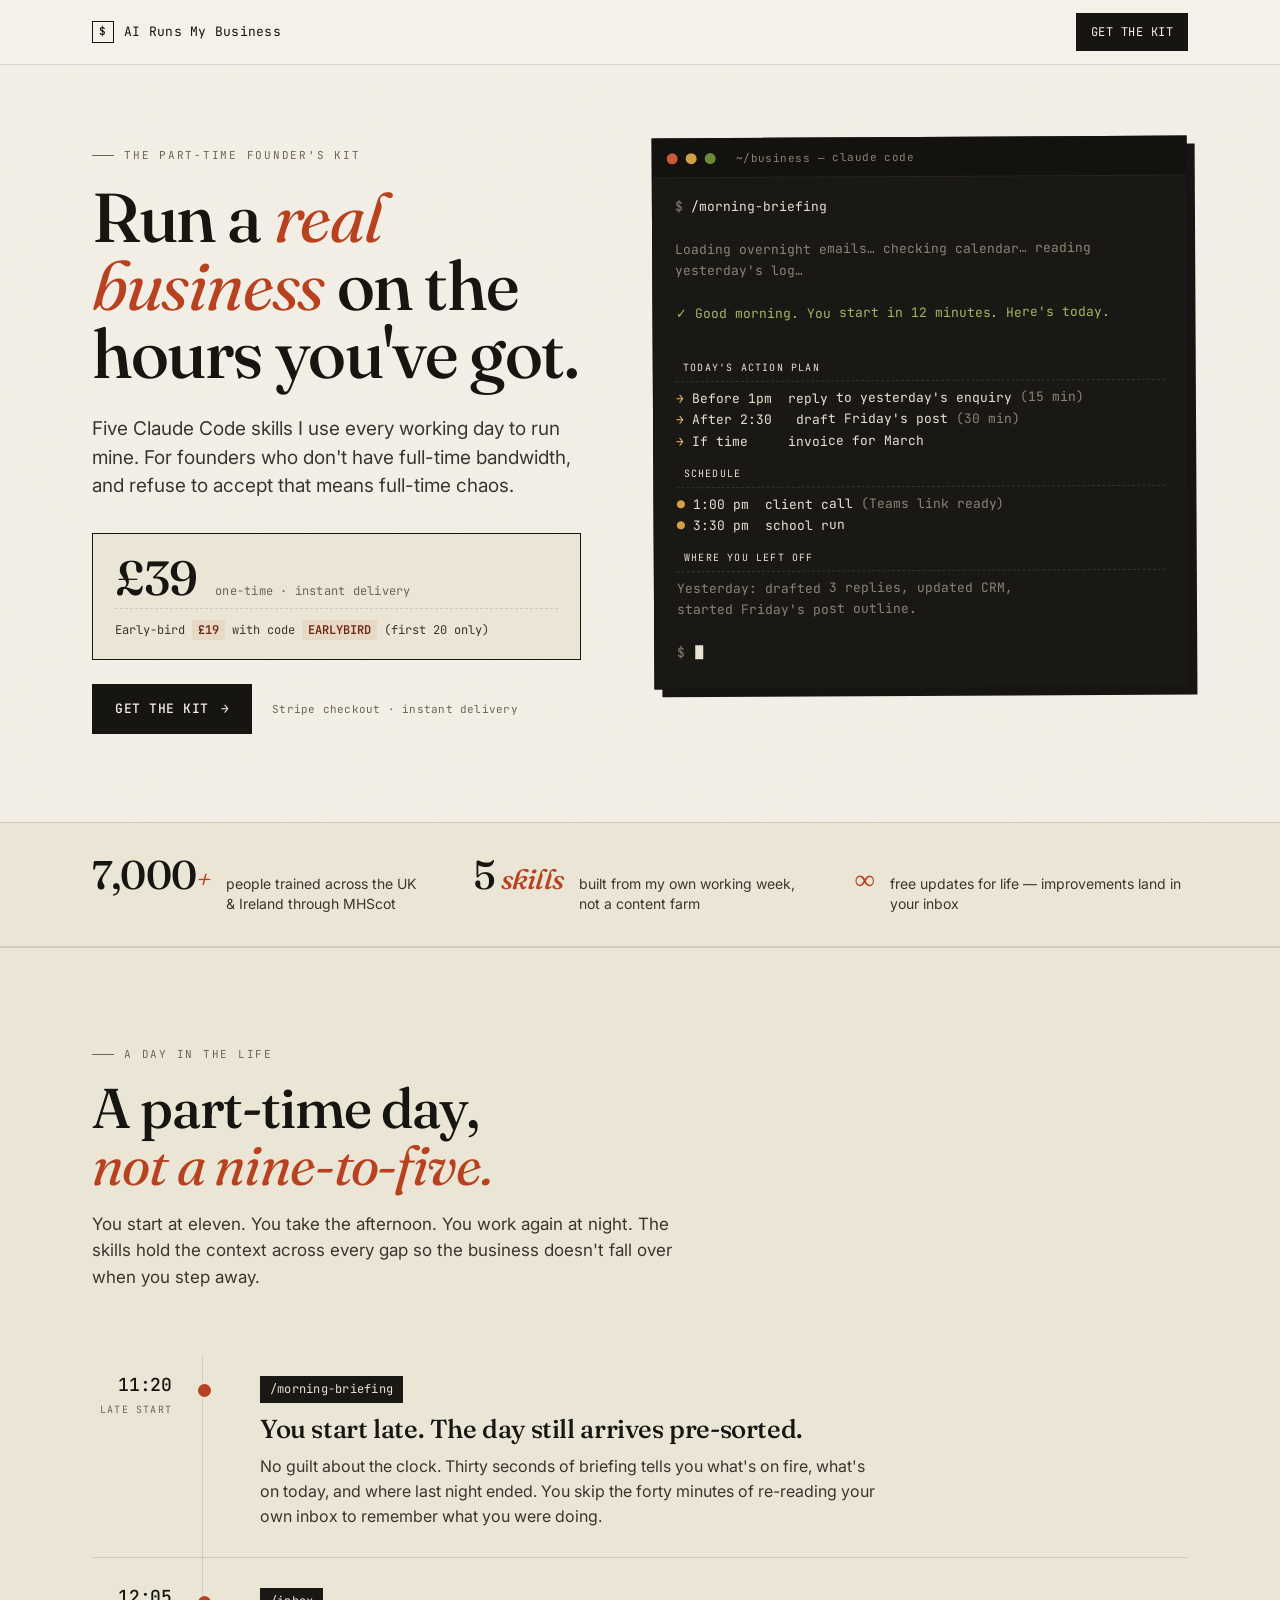
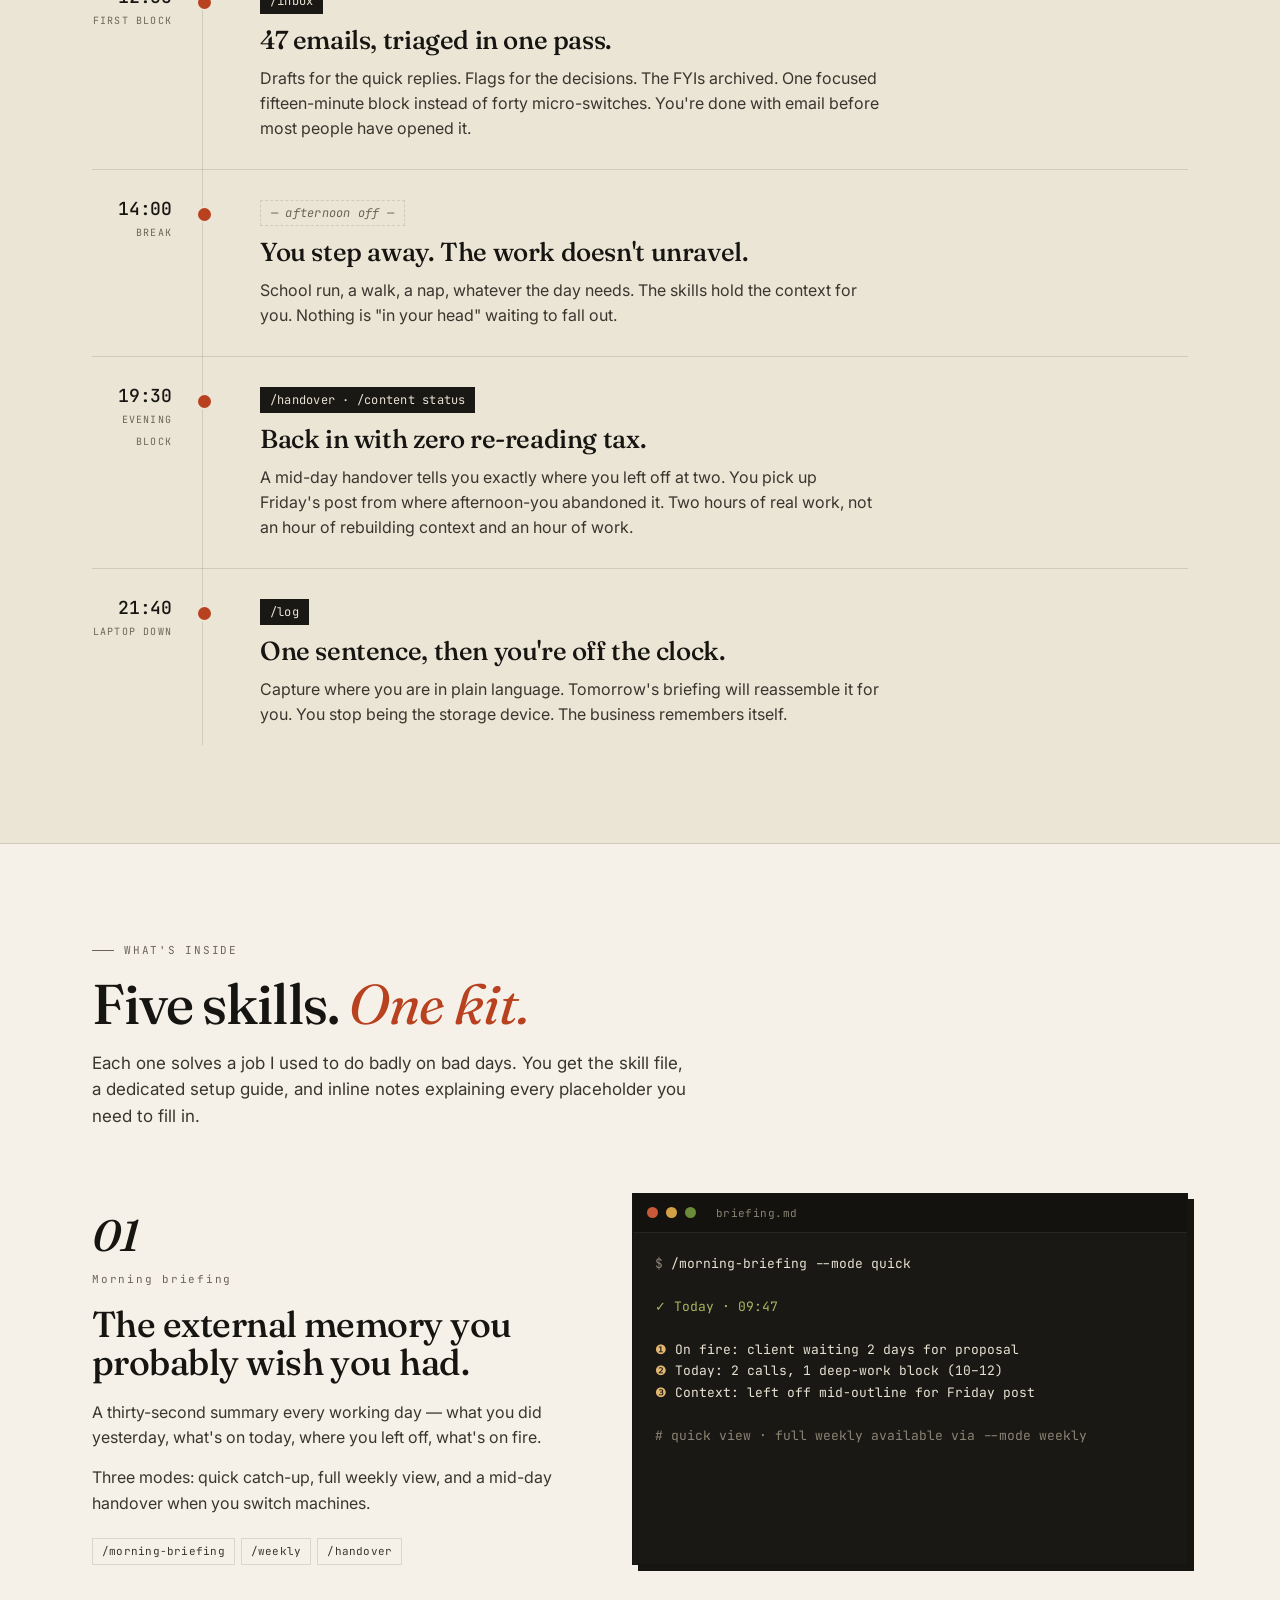
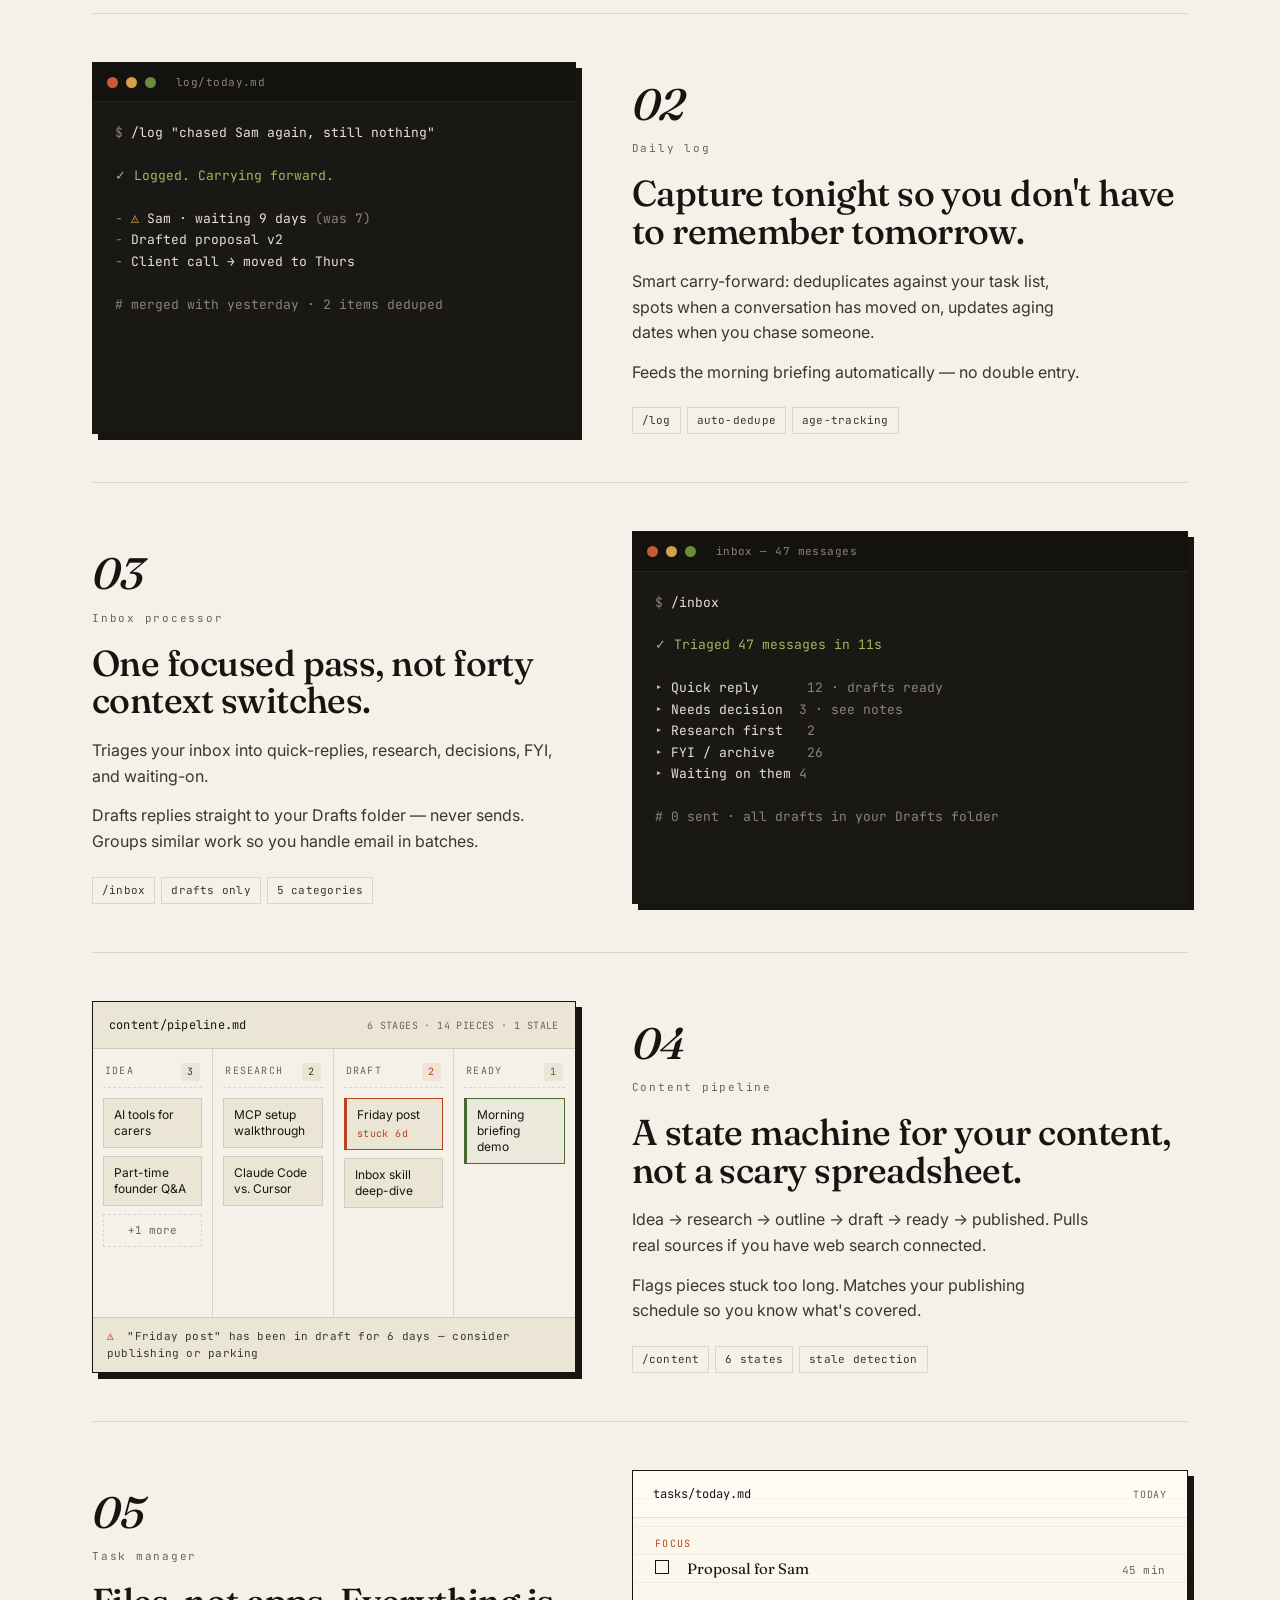
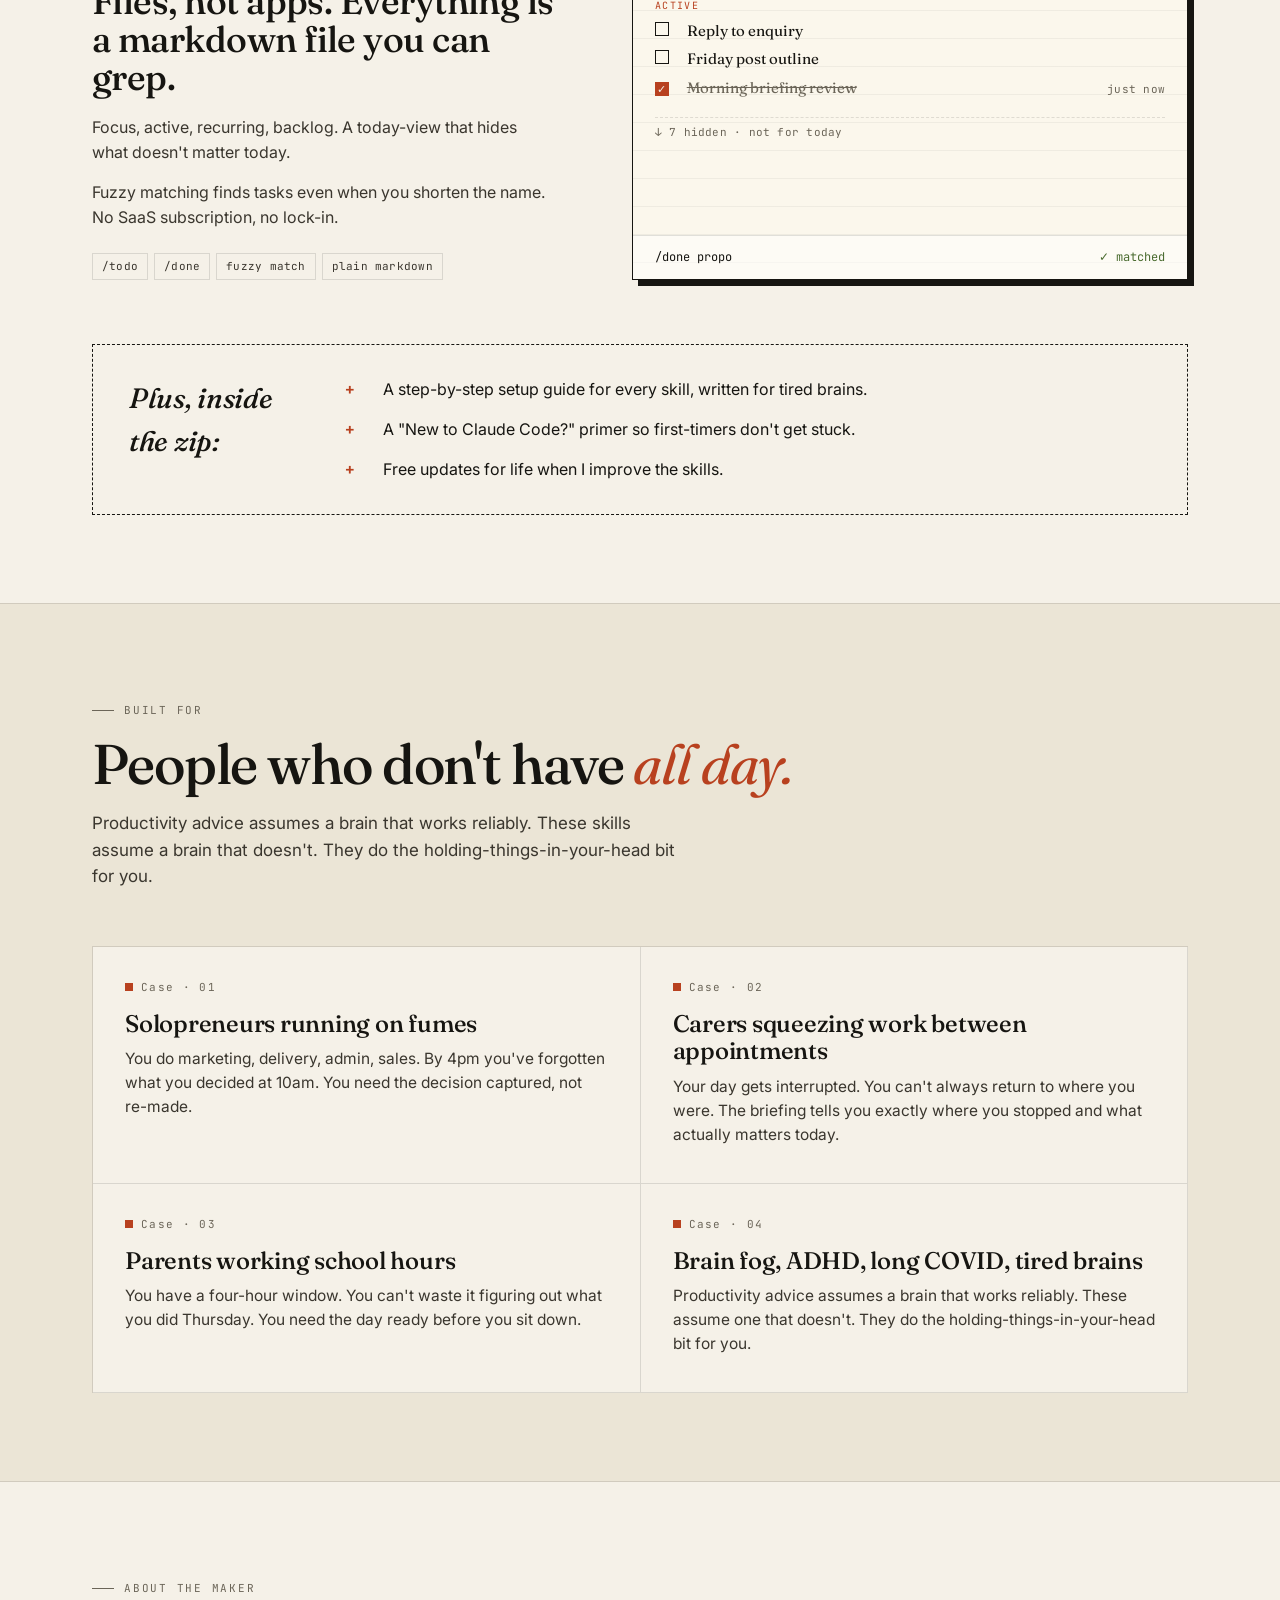
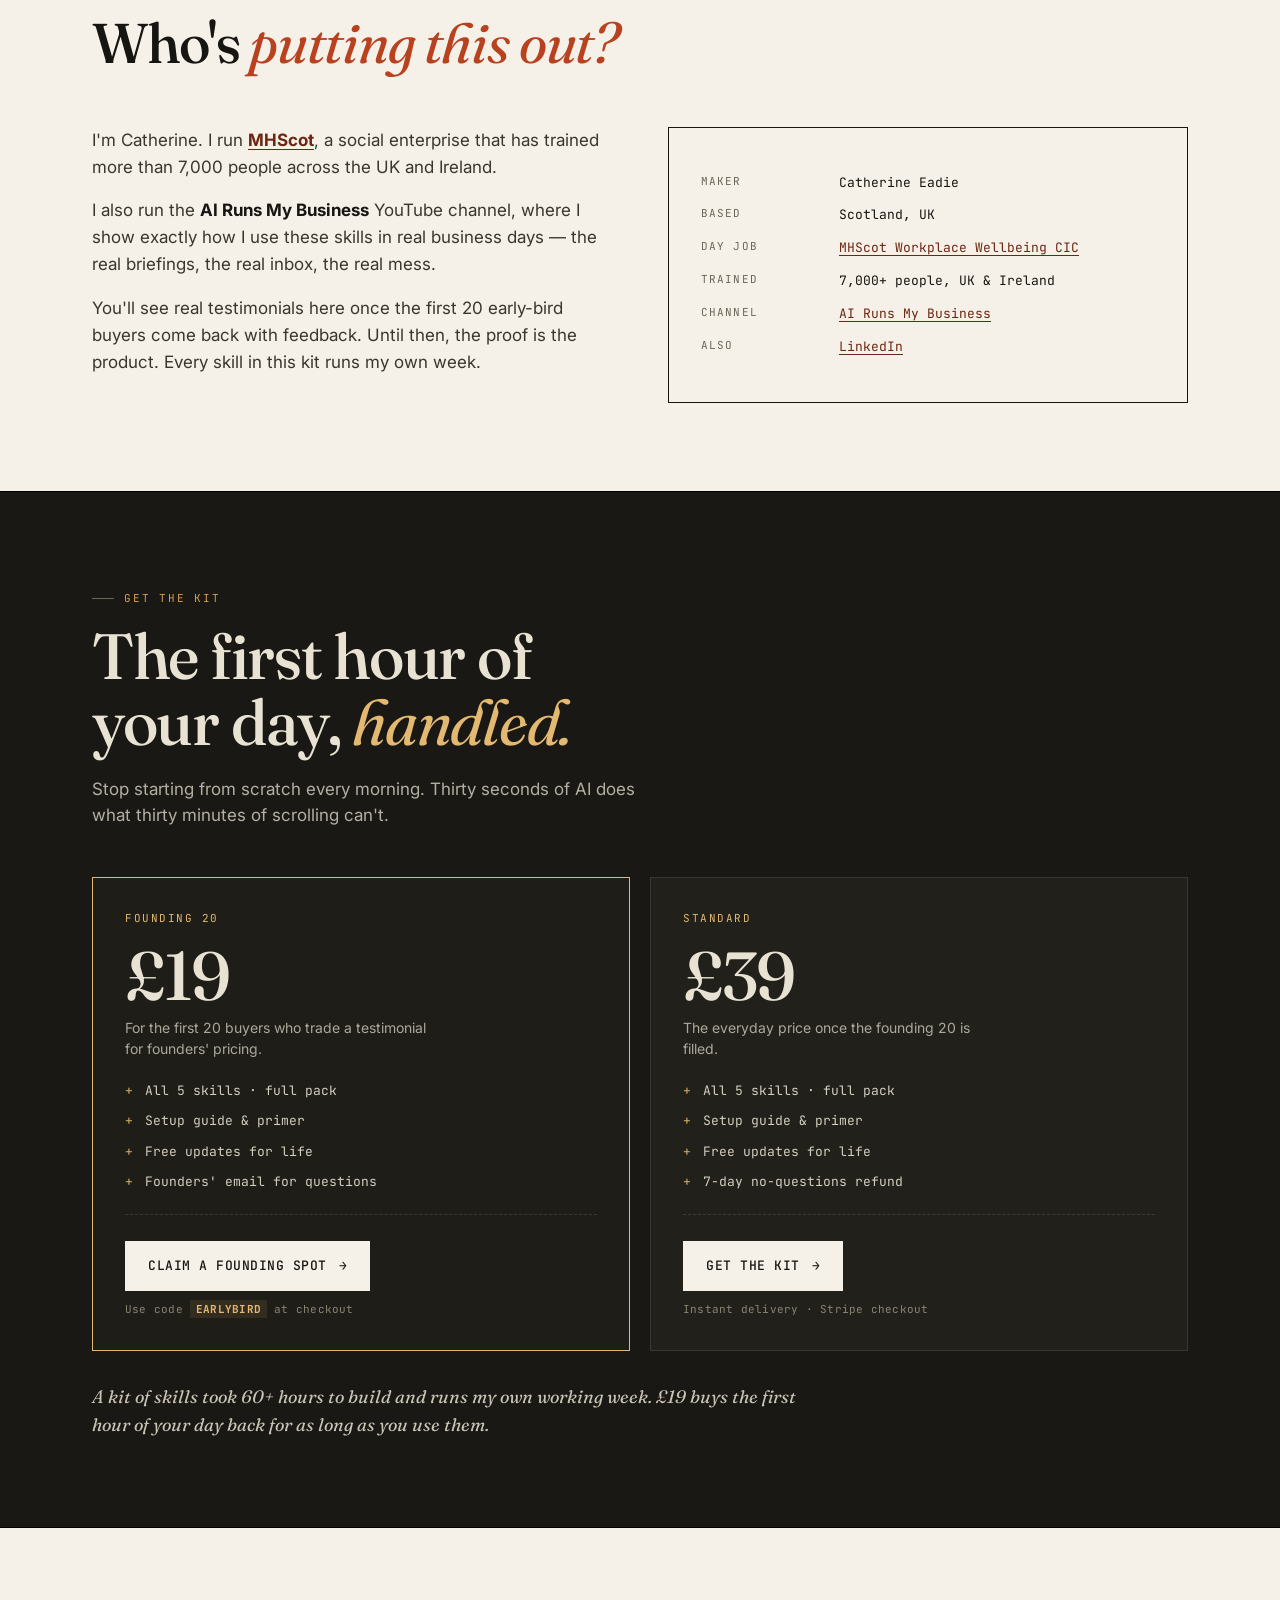
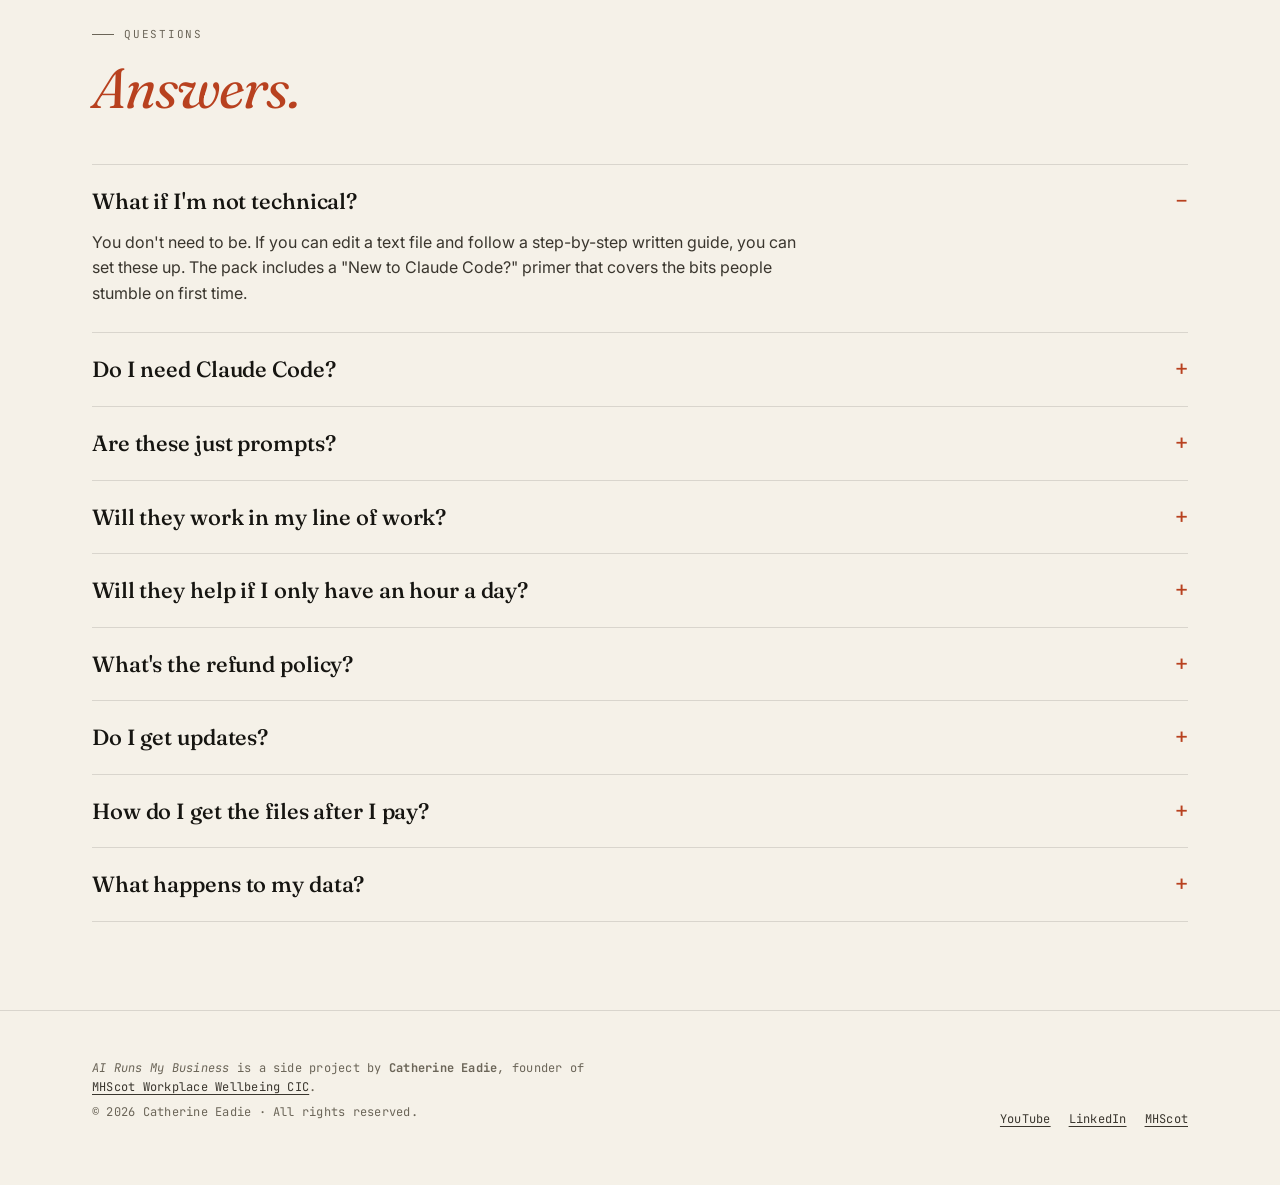
<file: index.html>
<!DOCTYPE html>
<html lang="en-GB">
<head>
  <meta charset="UTF-8">
  <meta name="viewport" content="width=device-width, initial-scale=1.0">
  <meta name="description" content="Five Claude Code skills to run a real business on the hours you've got. For part-time founders, carers, parents, and anyone whose brain won't hold everything at once.">
  <title>The Part-Time Founder's Kit — AI Runs My Business</title>

  <link rel="canonical" href="https://ai.mentalhealthscot.land/">

  <!-- Open Graph -->
  <meta property="og:type" content="product">
  <meta property="og:url" content="https://ai.mentalhealthscot.land/">
  <meta property="og:title" content="The Part-Time Founder's Kit — AI Runs My Business">
  <meta property="og:description" content="Five Claude Code skills to run a real business on the hours you've got. For part-time founders, carers, parents, and anyone whose brain won't hold everything at once.">
  <meta property="og:locale" content="en_GB">
  <meta property="og:site_name" content="AI Runs My Business">
  <meta property="og:image" content="https://ai.mentalhealthscot.land/og-image.png">
  <meta property="og:image:width" content="1200">
  <meta property="og:image:height" content="630">
  <meta property="og:image:alt" content="The Part-Time Founder's Kit — five Claude Code skills for founders with limited bandwidth">

  <!-- Twitter Card -->
  <meta name="twitter:card" content="summary_large_image">
  <meta name="twitter:url" content="https://ai.mentalhealthscot.land/">
  <meta name="twitter:title" content="The Part-Time Founder's Kit">
  <meta name="twitter:description" content="Five Claude Code skills to run a real business on the hours you've got. Built for part-time founders, carers, parents, and tired brains.">
  <meta name="twitter:image" content="https://ai.mentalhealthscot.land/og-image.png">

  <!-- Product structured data -->
  <script type="application/ld+json">
  {
    "@context": "https://schema.org/",
    "@type": "Product",
    "name": "The Part-Time Founder's Kit",
    "description": "Five Claude Code skills for running a real business on the hours you've got. Delivered as markdown templates with setup guides.",
    "image": "https://ai.mentalhealthscot.land/og-image.png",
    "brand": {
      "@type": "Brand",
      "name": "AI Runs My Business"
    },
    "offers": {
      "@type": "Offer",
      "url": "https://ai.mentalhealthscot.land/",
      "priceCurrency": "GBP",
      "price": "39.00",
      "availability": "https://schema.org/InStock",
      "seller": {
        "@type": "Organization",
        "name": "MHScot Workplace Wellbeing CIC"
      }
    }
  }
  </script>

  <link rel="preconnect" href="https://fonts.googleapis.com">
  <link rel="preconnect" href="https://fonts.gstatic.com" crossorigin>
  <link href="https://fonts.googleapis.com/css2?family=Fraunces:opsz,wght@9..144,400;9..144,500;9..144,600;9..144,700&family=Inter:wght@400;500;600&family=JetBrains+Mono:wght@400;500;600&display=swap" rel="stylesheet">

  <link rel="stylesheet" href="styles.css">
</head>
<body>

<header class="topbar">
  <div class="wrap topbar-inner">
    <a class="brand" href="#top">
      <span class="brand-mark"></span>
      <span>AI Runs My Business</span>
    </a>
    <a class="cta" href="https://buy.stripe.com/fZu5kw1grdzH4KL5ci8og05">Get the Kit</a>
  </div>
</header>

<main id="top">

  <!-- HERO -->
  <section class="hero">
    <div class="wrap hero-grid">
      <div class="hero-copy">
        <div class="eyebrow">The Part-Time Founder's Kit</div>
        <h1 class="hero-title">Run a <em>real business</em> on the hours you've got.</h1>
        <p class="lede">Five Claude Code skills I use every working day to run mine. For founders who don't have full-time bandwidth, and refuse to accept that means full-time chaos.</p>

        <div class="hero-price">
          <span class="hero-price-num">&pound;39</span>
          <span class="hero-price-note">one-time &middot; instant delivery</span>
          <span class="hero-price-early">Early-bird <strong>&pound;19</strong> with code <strong>EARLYBIRD</strong> (first 20 only)</span>
        </div>

        <div class="hero-cta">
          <a class="btn-primary" href="https://buy.stripe.com/fZu5kw1grdzH4KL5ci8og05">
            Get the kit <span class="arrow">&rarr;</span>
          </a>
          <span class="trust-line">Stripe checkout &middot; instant delivery</span>
        </div>
      </div>

      <div class="hero-term-wrap" style="position:relative;">
        <div class="terminal hero-term">
          <div class="term-head">
            <span class="term-dot red"></span>
            <span class="term-dot amber"></span>
            <span class="term-dot green"></span>
            <span class="term-title">~/business &mdash; claude code</span>
          </div>
          <div class="term-body hero-term-body">
            <div><span class="prompt">$</span> <span class="cmd">/morning-briefing</span></div>
            <div class="dim">&nbsp;</div>
            <div class="dim">Loading overnight emails&hellip; checking calendar&hellip; reading yesterday's log&hellip;</div>
            <div class="dim">&nbsp;</div>
            <div class="ok">&#10003; Good morning. You start in 12 minutes. Here's today.</div>
            <div class="dim">&nbsp;</div>
            <div class="heading">&nbsp;Today's action plan</div>
            <div><span class="accent">&rarr;</span> Before 1pm &nbsp;<span class="fg">reply to yesterday's enquiry</span> <span class="dim">(15 min)</span></div>
            <div><span class="accent">&rarr;</span> After 2:30 &nbsp;&nbsp;<span class="fg">draft Friday's post</span> <span class="dim">(30 min)</span></div>
            <div><span class="accent">&rarr;</span> If time &nbsp;&nbsp;&nbsp;&nbsp;<span class="fg">invoice for March</span></div>
            <div class="heading">&nbsp;Schedule</div>
            <div><span class="warn">&#9679;</span> 1:00 pm &nbsp;client call <span class="dim">(Teams link ready)</span></div>
            <div><span class="warn">&#9679;</span> 3:30 pm &nbsp;school run</div>
            <div class="heading">&nbsp;Where you left off</div>
            <div class="dim">Yesterday: drafted 3 replies, updated CRM,</div>
            <div class="dim">started Friday's post outline.</div>
            <div class="dim">&nbsp;</div>
            <div><span class="prompt">$</span> <span class="cursor"></span></div>
          </div>
        </div>
      </div>
    </div>
  </section>

  <!-- PROOF STRIP -->
  <section class="proof-strip">
    <div class="wrap proof-grid">
      <div class="proof-item">
        <div class="proof-num">7,000<span>+</span></div>
        <div class="proof-label">people trained across the UK &amp; Ireland through MHScot</div>
      </div>
      <div class="proof-item">
        <div class="proof-num">5<span> skills</span></div>
        <div class="proof-label">built from my own working week, not a content farm</div>
      </div>
      <div class="proof-item">
        <div class="proof-num"><span>&infin;</span></div>
        <div class="proof-label">free updates for life &mdash; improvements land in your inbox</div>
      </div>
    </div>
  </section>

  <!-- DAY IN THE LIFE -->
  <section class="ditl alt">
    <div class="wrap">
      <div class="eyebrow">A day in the life</div>
      <h2 class="section-title">A part-time day, <em>not a nine-to-five.</em></h2>
      <p class="section-intro">You start at eleven. You take the afternoon. You work again at night. The skills hold the context across every gap so the business doesn't fall over when you step away.</p>

      <ol class="ditl-timeline">
        <li class="ditl-step">
          <div class="ditl-time">11:20<br><span>Late start</span></div>
          <div class="ditl-body">
            <div class="ditl-cmd">/morning-briefing</div>
            <h4>You start late. The day still arrives pre-sorted.</h4>
            <p>No guilt about the clock. Thirty seconds of briefing tells you what's on fire, what's on today, and where last night ended. You skip the forty minutes of re-reading your own inbox to remember what you were doing.</p>
          </div>
        </li>
        <li class="ditl-step">
          <div class="ditl-time">12:05<br><span>First block</span></div>
          <div class="ditl-body">
            <div class="ditl-cmd">/inbox</div>
            <h4>47 emails, triaged in one pass.</h4>
            <p>Drafts for the quick replies. Flags for the decisions. The FYIs archived. One focused fifteen-minute block instead of forty micro-switches. You're done with email before most people have opened it.</p>
          </div>
        </li>
        <li class="ditl-step">
          <div class="ditl-time">14:00<br><span>Break</span></div>
          <div class="ditl-body">
            <div class="ditl-cmd gap">&mdash; afternoon off &mdash;</div>
            <h4>You step away. The work doesn't unravel.</h4>
            <p>School run, a walk, a nap, whatever the day needs. The skills hold the context for you. Nothing is "in your head" waiting to fall out.</p>
          </div>
        </li>
        <li class="ditl-step">
          <div class="ditl-time">19:30<br><span>Evening block</span></div>
          <div class="ditl-body">
            <div class="ditl-cmd">/handover &middot; /content status</div>
            <h4>Back in with zero re-reading tax.</h4>
            <p>A mid-day handover tells you exactly where you left off at two. You pick up Friday's post from where afternoon-you abandoned it. Two hours of real work, not an hour of rebuilding context and an hour of work.</p>
          </div>
        </li>
        <li class="ditl-step">
          <div class="ditl-time">21:40<br><span>Laptop down</span></div>
          <div class="ditl-body">
            <div class="ditl-cmd">/log</div>
            <h4>One sentence, then you're off the clock.</h4>
            <p>Capture where you are in plain language. Tomorrow's briefing will reassemble it for you. You stop being the storage device. The business remembers itself.</p>
          </div>
        </li>
      </ol>
    </div>
  </section>

  <!-- SKILLS -->
  <section id="inside">
    <div class="wrap">
      <div class="eyebrow">What's inside</div>
      <h2 class="section-title">Five skills. <em>One kit.</em></h2>
      <p class="section-intro">Each one solves a job I used to do badly on bad days. You get the skill file, a dedicated setup guide, and inline notes explaining every placeholder you need to fill in.</p>

      <div class="skills">

        <!-- 01 morning briefing -->
        <article class="skill">
          <div class="skill-text">
            <div class="skill-num"><strong>01</strong>Morning briefing</div>
            <h3>The external memory you probably wish you had.</h3>
            <p>A thirty-second summary every working day &mdash; what you did yesterday, what's on today, where you left off, what's on fire.</p>
            <p>Three modes: quick catch-up, full weekly view, and a mid-day handover when you switch machines.</p>
            <div class="skill-tags">
              <span>/morning-briefing</span>
              <span>/weekly</span>
              <span>/handover</span>
            </div>
          </div>
          <div class="skill-term">
            <div class="terminal">
              <div class="term-head">
                <span class="term-dot red"></span><span class="term-dot amber"></span><span class="term-dot green"></span>
                <span class="term-title">briefing.md</span>
              </div>
              <div class="term-body">
                <div><span class="prompt">$</span> <span class="cmd">/morning-briefing --mode quick</span></div>
                <div class="dim">&nbsp;</div>
                <div class="ok">&#10003; Today &middot; 09:47</div>
                <div class="dim">&nbsp;</div>
                <div><span class="accent">&#10102;</span> <span class="fg">On fire:</span> client waiting 2 days for proposal</div>
                <div><span class="accent">&#10103;</span> <span class="fg">Today:</span> 2 calls, 1 deep-work block (10&ndash;12)</div>
                <div><span class="accent">&#10104;</span> <span class="fg">Context:</span> left off mid-outline for Friday post</div>
                <div class="dim">&nbsp;</div>
                <div class="dim"># quick view &middot; full weekly available via --mode weekly</div>
              </div>
            </div>
          </div>
        </article>

        <!-- 02 daily log -->
        <article class="skill reverse">
          <div class="skill-text">
            <div class="skill-num"><strong>02</strong>Daily log</div>
            <h3>Capture tonight so you don't have to remember tomorrow.</h3>
            <p>Smart carry-forward: deduplicates against your task list, spots when a conversation has moved on, updates aging dates when you chase someone.</p>
            <p>Feeds the morning briefing automatically &mdash; no double entry.</p>
            <div class="skill-tags">
              <span>/log</span>
              <span>auto-dedupe</span>
              <span>age-tracking</span>
            </div>
          </div>
          <div class="skill-term">
            <div class="terminal">
              <div class="term-head">
                <span class="term-dot red"></span><span class="term-dot amber"></span><span class="term-dot green"></span>
                <span class="term-title">log/today.md</span>
              </div>
              <div class="term-body">
                <div><span class="prompt">$</span> <span class="cmd">/log "chased Sam again, still nothing"</span></div>
                <div class="dim">&nbsp;</div>
                <div class="ok">&#10003; Logged. Carrying forward.</div>
                <div class="dim">&nbsp;</div>
                <div><span class="dim">- </span><span class="warn">&#9888;</span> Sam &middot; <span class="fg">waiting 9 days</span> <span class="dim">(was 7)</span></div>
                <div><span class="dim">- </span><span class="fg">Drafted proposal v2</span></div>
                <div><span class="dim">- </span><span class="fg">Client call &rarr; moved to Thurs</span></div>
                <div class="dim">&nbsp;</div>
                <div class="dim"># merged with yesterday &middot; 2 items deduped</div>
              </div>
            </div>
          </div>
        </article>

        <!-- 03 inbox -->
        <article class="skill">
          <div class="skill-text">
            <div class="skill-num"><strong>03</strong>Inbox processor</div>
            <h3>One focused pass, not forty context switches.</h3>
            <p>Triages your inbox into quick-replies, research, decisions, FYI, and waiting-on.</p>
            <p>Drafts replies straight to your Drafts folder &mdash; never sends. Groups similar work so you handle email in batches.</p>
            <div class="skill-tags">
              <span>/inbox</span>
              <span>drafts only</span>
              <span>5 categories</span>
            </div>
          </div>
          <div class="skill-term">
            <div class="terminal">
              <div class="term-head">
                <span class="term-dot red"></span><span class="term-dot amber"></span><span class="term-dot green"></span>
                <span class="term-title">inbox &mdash; 47 messages</span>
              </div>
              <div class="term-body">
                <div><span class="prompt">$</span> <span class="cmd">/inbox</span></div>
                <div class="dim">&nbsp;</div>
                <div class="ok">&#10003; Triaged 47 messages in 11s</div>
                <div class="dim">&nbsp;</div>
                <div><span class="accent">&#9656;</span> <span class="fg">Quick reply</span> &nbsp;&nbsp;&nbsp;&nbsp;&nbsp;<span class="dim">12 &middot; drafts ready</span></div>
                <div><span class="accent">&#9656;</span> <span class="fg">Needs decision</span> &nbsp;<span class="dim">3 &middot; see notes</span></div>
                <div><span class="accent">&#9656;</span> <span class="fg">Research first</span> &nbsp;&nbsp;<span class="dim">2</span></div>
                <div><span class="accent">&#9656;</span> <span class="fg">FYI / archive</span> &nbsp;&nbsp;&nbsp;<span class="dim">26</span></div>
                <div><span class="accent">&#9656;</span> <span class="fg">Waiting on them</span> <span class="dim">4</span></div>
                <div class="dim">&nbsp;</div>
                <div class="dim"># 0 sent &middot; all drafts in your Drafts folder</div>
              </div>
            </div>
          </div>
        </article>

        <!-- 04 content pipeline -->
        <article class="skill reverse">
          <div class="skill-text">
            <div class="skill-num"><strong>04</strong>Content pipeline</div>
            <h3>A state machine for your content, not a scary spreadsheet.</h3>
            <p>Idea &rarr; research &rarr; outline &rarr; draft &rarr; ready &rarr; published. Pulls real sources if you have web search connected.</p>
            <p>Flags pieces stuck too long. Matches your publishing schedule so you know what's covered.</p>
            <div class="skill-tags">
              <span>/content</span>
              <span>6 states</span>
              <span>stale detection</span>
            </div>
          </div>
          <div class="skill-term">
            <div class="board">
              <div class="board-head">
                <div class="board-title">content/pipeline.md</div>
                <div class="board-sub">6 stages &middot; 14 pieces &middot; 1 stale</div>
              </div>
              <div class="board-cols">
                <div class="board-col">
                  <div class="board-col-head">Idea <span>3</span></div>
                  <div class="board-card">AI tools for carers</div>
                  <div class="board-card">Part-time founder Q&amp;A</div>
                  <div class="board-card dim">+1 more</div>
                </div>
                <div class="board-col">
                  <div class="board-col-head">Research <span>2</span></div>
                  <div class="board-card">MCP setup walkthrough</div>
                  <div class="board-card">Claude Code vs. Cursor</div>
                </div>
                <div class="board-col">
                  <div class="board-col-head">Draft <span class="warn">2</span></div>
                  <div class="board-card stale">
                    Friday post
                    <span class="card-stale">stuck 6d</span>
                  </div>
                  <div class="board-card">Inbox skill deep-dive</div>
                </div>
                <div class="board-col">
                  <div class="board-col-head">Ready <span class="ok">1</span></div>
                  <div class="board-card ready">Morning briefing demo</div>
                </div>
              </div>
              <div class="board-foot"><span class="warn">&#9888;</span> "Friday post" has been in draft for 6 days &mdash; consider publishing or parking</div>
            </div>
          </div>
        </article>

        <!-- 05 task manager -->
        <article class="skill">
          <div class="skill-text">
            <div class="skill-num"><strong>05</strong>Task manager</div>
            <h3>Files, not apps. Everything is a markdown file you can grep.</h3>
            <p>Focus, active, recurring, backlog. A today-view that hides what doesn't matter today.</p>
            <p>Fuzzy matching finds tasks even when you shorten the name. No SaaS subscription, no lock-in.</p>
            <div class="skill-tags">
              <span>/todo</span>
              <span>/done</span>
              <span>fuzzy match</span>
              <span>plain markdown</span>
            </div>
          </div>
          <div class="skill-term">
            <div class="notecard">
              <div class="notecard-head">
                <div class="notecard-title">tasks/today.md</div>
                <div class="notecard-date">Today</div>
              </div>
              <div class="notecard-body">
                <div class="notecard-group">
                  <div class="notecard-label">Focus</div>
                  <div class="notecard-item">
                    <span class="check"></span>
                    <span class="item-body">Proposal for Sam</span>
                    <span class="item-meta">45 min</span>
                  </div>
                </div>
                <div class="notecard-group">
                  <div class="notecard-label">Active</div>
                  <div class="notecard-item">
                    <span class="check"></span>
                    <span class="item-body">Reply to enquiry</span>
                  </div>
                  <div class="notecard-item">
                    <span class="check"></span>
                    <span class="item-body">Friday post outline</span>
                  </div>
                  <div class="notecard-item done">
                    <span class="check checked">&#10003;</span>
                    <span class="item-body">Morning briefing review</span>
                    <span class="item-meta">just now</span>
                  </div>
                </div>
                <div class="notecard-collapse">&darr; 7 hidden &middot; not for today</div>
              </div>
              <div class="notecard-foot">
                <span class="foot-cmd">/done propo</span> <span class="foot-ok">&#10003; matched</span>
              </div>
            </div>
          </div>
        </article>

      </div>

      <!-- PLUS -->
      <div class="plus-block">
        <h4>Plus, inside the&nbsp;zip:</h4>
        <ul class="plus-list">
          <li><span>A step-by-step setup guide for every skill, written for tired brains.</span></li>
          <li><span>A "New to Claude Code?" primer so first-timers don't get stuck.</span></li>
          <li><span>Free updates for life when I improve the skills.</span></li>
        </ul>
      </div>
    </div>
  </section>

  <!-- PERSONAS -->
  <section class="alt" id="for">
    <div class="wrap">
      <div class="eyebrow">Built for</div>
      <h2 class="section-title">People who don't have <em>all day.</em></h2>
      <p class="section-intro">Productivity advice assumes a brain that works reliably. These skills assume a brain that doesn't. They do the holding-things-in-your-head bit for you.</p>

      <div class="personas">
        <div class="persona">
          <div class="persona-mark">Case &middot; 01</div>
          <h4>Solopreneurs running on fumes</h4>
          <p>You do marketing, delivery, admin, sales. By 4pm you've forgotten what you decided at 10am. You need the decision captured, not re-made.</p>
        </div>
        <div class="persona">
          <div class="persona-mark">Case &middot; 02</div>
          <h4>Carers squeezing work between appointments</h4>
          <p>Your day gets interrupted. You can't always return to where you were. The briefing tells you exactly where you stopped and what actually matters today.</p>
        </div>
        <div class="persona">
          <div class="persona-mark">Case &middot; 03</div>
          <h4>Parents working school hours</h4>
          <p>You have a four-hour window. You can't waste it figuring out what you did Thursday. You need the day ready before you sit down.</p>
        </div>
        <div class="persona">
          <div class="persona-mark">Case &middot; 04</div>
          <h4>Brain fog, ADHD, long COVID, tired brains</h4>
          <p>Productivity advice assumes a brain that works reliably. These assume one that doesn't. They do the holding-things-in-your-head bit for you.</p>
        </div>
      </div>
    </div>
  </section>

  <!-- ABOUT -->
  <section id="about">
    <div class="wrap">
      <div class="eyebrow">About the maker</div>
      <h2 class="section-title">Who's <em>putting this out?</em></h2>

      <div class="about-grid">
        <div class="about-copy">
          <p>I'm Catherine. I run <strong><a href="https://www.mentalhealthscot.land" target="_blank" rel="noopener">MHScot</a></strong>, a social enterprise that has trained more than 7,000 people across the UK and Ireland.</p>
          <p>I also run the <strong>AI Runs My Business</strong> YouTube channel, where I show exactly how I use these skills in real business days &mdash; the real briefings, the real inbox, the real mess.</p>
          <p>You'll see real testimonials here once the first 20 early-bird buyers come back with feedback. Until then, the proof is the product. Every skill in this kit runs my own week.</p>
        </div>

        <div class="about-card">
          <dl class="kv">
            <dt>Maker</dt>      <dd>Catherine Eadie</dd>
            <dt>Based</dt>      <dd>Scotland, UK</dd>
            <dt>Day job</dt>    <dd><a href="https://www.mentalhealthscot.land" target="_blank" rel="noopener">MHScot Workplace Wellbeing CIC</a></dd>
            <dt>Trained</dt>    <dd>7,000+ people, UK &amp; Ireland</dd>
            <dt>Channel</dt>    <dd><a href="https://www.youtube.com/channel/UCBPRKITSX2yaJdLRs4BNvww" target="_blank" rel="noopener">AI Runs My Business</a></dd>
            <dt>Also</dt>       <dd><a href="https://www.linkedin.com/in/catherinemhscot/" target="_blank" rel="noopener">LinkedIn</a></dd>
          </dl>
        </div>
      </div>
    </div>
  </section>

  <!-- CLOSER (DARK) -->
  <section class="dark closer" id="buy">
    <div class="wrap">
      <div class="eyebrow" style="color:#d4a047;">Get the kit</div>
      <h2>The first hour of your day, <em>handled.</em></h2>
      <p>Stop starting from scratch every morning. Thirty seconds of AI does what thirty minutes of scrolling can't.</p>

      <div class="pricing-grid">
        <div class="pricing-card featured">
          <div class="pricing-tag">Founding 20</div>
          <div class="pricing-price">&pound;19</div>
          <div class="pricing-caption">For the first 20 buyers who trade a testimonial for founders' pricing.</div>
          <ul class="pricing-list">
            <li>All 5 skills &middot; full pack</li>
            <li>Setup guide &amp; primer</li>
            <li>Free updates for life</li>
            <li>Founders' email for questions</li>
          </ul>
          <a class="btn-primary pricing-cta" href="https://buy.stripe.com/fZu5kw1grdzH4KL5ci8og05">Claim a founding spot <span class="arrow">&rarr;</span></a>
          <div class="pricing-foot">Use code <strong>EARLYBIRD</strong> at checkout</div>
        </div>

        <div class="pricing-card">
          <div class="pricing-tag">Standard</div>
          <div class="pricing-price">&pound;39</div>
          <div class="pricing-caption">The everyday price once the founding 20 is filled.</div>
          <ul class="pricing-list">
            <li>All 5 skills &middot; full pack</li>
            <li>Setup guide &amp; primer</li>
            <li>Free updates for life</li>
            <li>7-day no-questions refund</li>
          </ul>
          <a class="btn-primary pricing-cta" href="https://buy.stripe.com/fZu5kw1grdzH4KL5ci8og05">Get the kit <span class="arrow">&rarr;</span></a>
          <div class="pricing-foot">Instant delivery &middot; Stripe checkout</div>
        </div>
      </div>

      <p class="pricing-aside">A kit of skills took 60+ hours to build and runs my own working week. &pound;19 buys the first hour of your day back for as long as you use them.</p>
    </div>
  </section>

  <!-- FAQ -->
  <section id="faq">
    <div class="wrap">
      <div class="eyebrow">Questions</div>
      <h2 class="section-title"><em>Answers.</em></h2>

      <div class="faq">
        <details open>
          <summary>What if I'm not technical?</summary>
          <div class="faq-answer">You don't need to be. If you can edit a text file and follow a step-by-step written guide, you can set these up. The pack includes a "New to Claude Code?" primer that covers the bits people stumble on first time.</div>
        </details>
        <details>
          <summary>Do I need Claude Code?</summary>
          <div class="faq-answer">Yes. Claude Code is free to install. You'll need a paid Claude plan (from about &pound;17/month) to run it. The setup walkthrough covers all of it.</div>
        </details>
        <details>
          <summary>Are these just prompts?</summary>
          <div class="faq-answer">No. They're <strong>skill files</strong> &mdash; proper structured instructions that Claude Code reads before it does the work. More reliable than a prompt you paste once.</div>
        </details>
        <details>
          <summary>Will they work in my line of work?</summary>
          <div class="faq-answer">They're built around how a one-person business runs, not a specific sector. The morning briefing works for a copywriter, a coach, or a consultant equally well. You fill in the placeholders for your context.</div>
        </details>
        <details>
          <summary>Will they help if I only have an hour a day?</summary>
          <div class="faq-answer">That's who they're built for. The whole point is to compress decision-making and context-recovery into as few minutes as possible &mdash; so the hour you have is the hour you <em>work</em>, not the hour you spend remembering where you left off.</div>
        </details>
        <details>
          <summary>What's the refund policy?</summary>
          <div class="faq-answer"><strong>Early-bird buyers (&pound;19):</strong> all sales final. You're getting 51% off in exchange for a testimonial, so the price itself is the trade.<br><br><strong>Standard buyers (&pound;39):</strong> 7-day refund if the skills don't work for you. No questions asked.</div>
        </details>
        <details>
          <summary>Do I get updates?</summary>
          <div class="faq-answer">Yes, free for life. When I improve a skill, you get the new version.</div>
        </details>
        <details>
          <summary>How do I get the files after I pay?</summary>
          <div class="faq-answer">Instantly. After checkout, Stripe redirects you to a page with a direct download link. The same link goes in your receipt email, so you can re-download any time.</div>
        </details>
        <details>
          <summary>What happens to my data?</summary>
          <div class="faq-answer">Nothing leaves your machine. The skills run entirely inside your Claude Code session. Daily logs and task files are plain markdown on your disk. Email and calendar reads happen directly between Claude Code and your provider (via your MCP connector). I never see any of it.</div>
        </details>
      </div>
    </div>
  </section>

</main>

<footer>
  <div class="wrap footer-grid">
    <div>
      <p><em>AI Runs My Business</em> is a side project by <strong>Catherine Eadie</strong>, founder of <a href="https://www.mentalhealthscot.land" target="_blank" rel="noopener">MHScot Workplace Wellbeing CIC</a>.</p>
      <p>&copy; 2026 Catherine Eadie &middot; All rights reserved.</p>
    </div>
    <div class="footer-links">
      <a href="https://www.youtube.com/channel/UCBPRKITSX2yaJdLRs4BNvww" target="_blank" rel="noopener">YouTube</a>
      <a href="https://www.linkedin.com/in/catherinemhscot/" target="_blank" rel="noopener">LinkedIn</a>
      <a href="https://www.mentalhealthscot.land" target="_blank" rel="noopener">MHScot</a>
    </div>
  </div>
</footer>

</body>
</html>
</file>
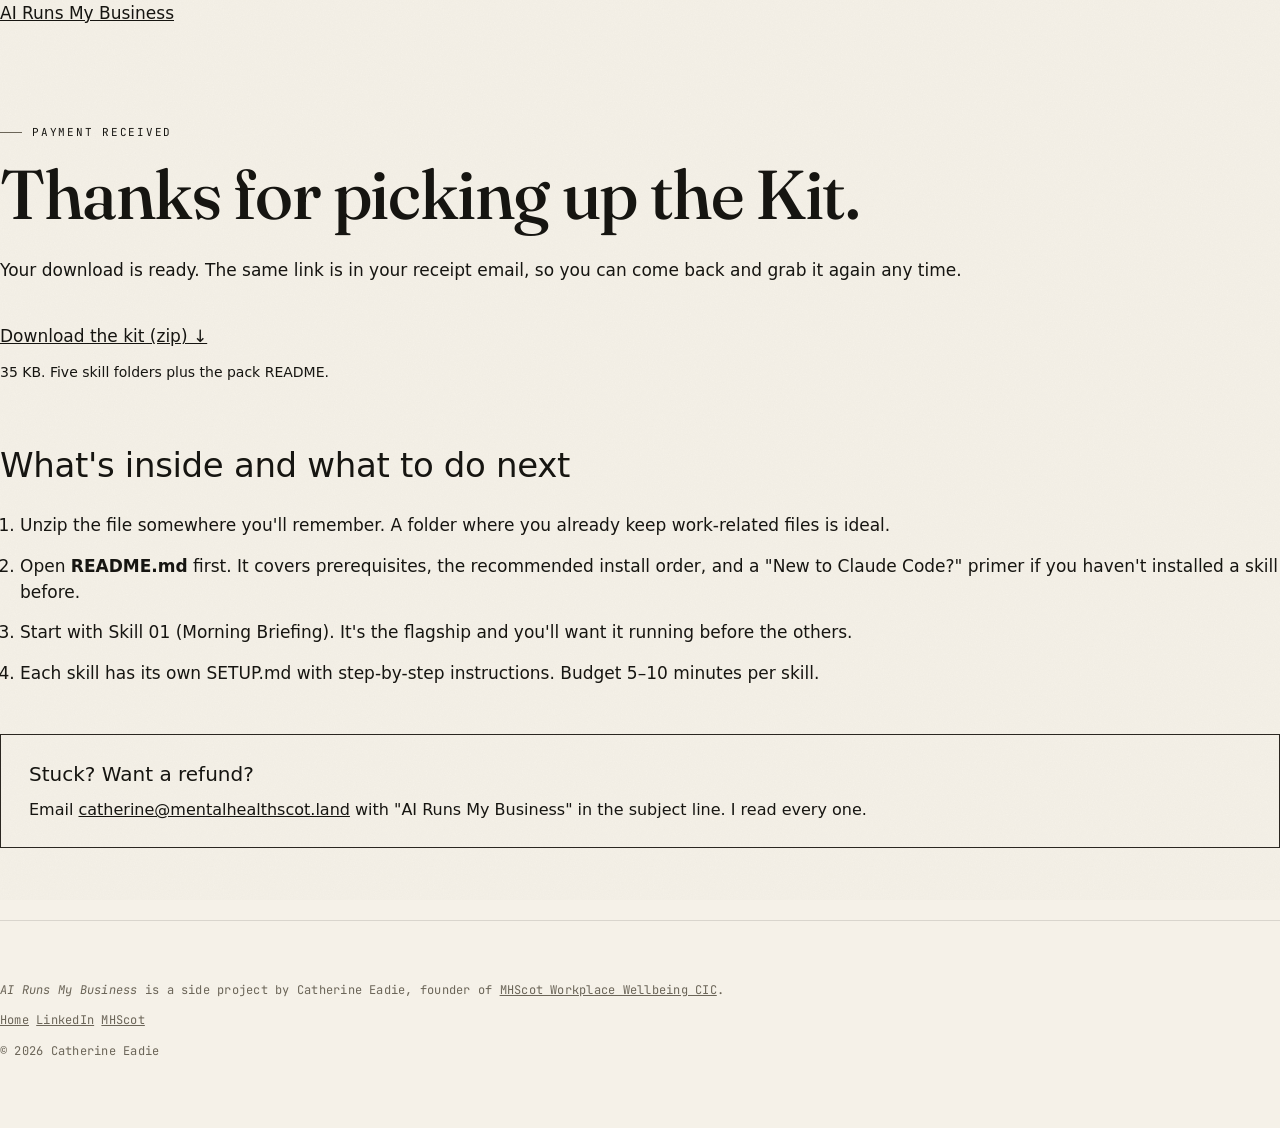
<file: thanks/index.html>
<!DOCTYPE html>
<html lang="en-GB">
<head>
  <meta charset="UTF-8">
  <meta name="viewport" content="width=device-width, initial-scale=1.0">
  <meta name="description" content="Your download — The Part-Time Founder's Kit">
  <meta name="robots" content="noindex, nofollow">
  <title>Thanks — The Part-Time Founder's Kit</title>

  <link rel="canonical" href="https://ai.mentalhealthscot.land/thanks/">

  <link rel="preconnect" href="https://fonts.googleapis.com">
  <link rel="preconnect" href="https://fonts.gstatic.com" crossorigin>
  <link href="https://fonts.googleapis.com/css2?family=Fraunces:ital,opsz,wght,SOFT,WONK@0,9..144,300..800,0..100,0..1;1,9..144,300..800,0..100,0..1&family=Manrope:wght@300..700&family=JetBrains+Mono:wght@400;500&display=swap" rel="stylesheet">

  <link rel="stylesheet" href="../styles.css">

  <style>
    /* Minor thanks-specific tweaks */
    .thanks-hero {
      padding-top: 88px;
      padding-bottom: 72px;
    }
    .thanks-hero .eyebrow { color: var(--forest); }
    .download-wrap {
      margin: 40px 0 16px;
    }
    .download-note {
      font-size: 14px;
      color: var(--ink-muted);
      margin-top: 12px;
    }
    .next-steps {
      margin-top: 56px;
      max-width: var(--text-width);
    }
    .next-steps h2 {
      font-family: var(--display);
      font-weight: 400;
      font-size: clamp(26px, 3.5vw, 34px);
      letter-spacing: -0.01em;
      margin: 0 0 20px;
    }
    .next-steps ol {
      padding-left: 20px;
    }
    .next-steps li {
      margin-bottom: 14px;
      line-height: 1.55;
    }
    .support {
      margin-top: 48px;
      padding: 24px 28px;
      background: var(--bg-soft);
      border: 1px solid var(--rule);
      border-radius: var(--radius);
      max-width: var(--text-width);
    }
    .support h3 {
      font-family: var(--display);
      font-weight: 500;
      font-size: 20px;
      margin: 0 0 8px;
    }
    .support p {
      margin: 0;
      font-size: 16px;
      color: var(--ink-soft);
    }
  </style>
</head>
<body>

  <header class="site-header">
    <div class="container">
      <a class="wordmark" href="/">AI Runs My Business</a>
    </div>
  </header>

  <main>

    <section class="thanks-hero">
      <div class="container">
        <span class="eyebrow">Payment received</span>
        <h1 class="hero-title">Thanks for picking up the Kit.</h1>
        <p class="section-lede">
          Your download is ready. The same link is in your receipt email, so you can come back and grab it again any time.
        </p>

        <div class="download-wrap">
          <a class="cta-primary big" href="https://pub-a83fcc71d8bc48a0aeda515ab9a22465.r2.dev/part-time-founders-kit-v1.0.0.zip" download>
            Download the kit (zip) &darr;
          </a>
          <p class="download-note">35 KB. Five skill folders plus the pack README.</p>
        </div>

        <div class="next-steps">
          <h2>What's inside and what to do next</h2>
          <ol>
            <li>Unzip the file somewhere you'll remember. A folder where you already keep work-related files is ideal.</li>
            <li>Open <strong>README.md</strong> first. It covers prerequisites, the recommended install order, and a "New to Claude Code?" primer if you haven't installed a skill before.</li>
            <li>Start with Skill 01 (Morning Briefing). It's the flagship and you'll want it running before the others.</li>
            <li>Each skill has its own SETUP.md with step-by-step instructions. Budget 5&ndash;10 minutes per skill.</li>
          </ol>
        </div>

        <div class="support">
          <h3>Stuck? Want a refund?</h3>
          <p>Email <a href="mailto:catherine@mentalhealthscot.land?subject=AI%20Runs%20My%20Business">catherine@mentalhealthscot.land</a> with "AI Runs My Business" in the subject line. I read every one.</p>
        </div>
      </div>
    </section>

  </main>

  <footer class="site-footer">
    <div class="container">
      <p class="footer-byline">
        <em>AI Runs My Business</em> is a side project by Catherine Eadie, founder of <a href="https://www.mentalhealthscot.land" target="_blank" rel="noopener">MHScot Workplace Wellbeing CIC</a>.
      </p>
      <nav class="footer-nav">
        <a href="/" >Home</a>
        <a href="https://www.linkedin.com/in/catherinemhscot/" target="_blank" rel="noopener">LinkedIn</a>
        <a href="https://www.mentalhealthscot.land" target="_blank" rel="noopener">MHScot</a>
      </nav>
      <p class="footer-micro">&copy; 2026 Catherine Eadie</p>
    </div>
  </footer>

</body>
</html>
</file>
<file: styles.css>
/* ============================================================
   The Part-Time Founder's Kit — landing page (v2 adoption)
   Warm editorial + product-page polish. No scroll animations.
   ============================================================ */

:root {
  --ink:        #161511;
  --ink-2:      #3a362e;
  --ink-3:      #6b6558;
  --paper:      #f5f1e8;
  --paper-2:    #ebe5d6;
  --paper-3:    #dfd7c3;
  --rule:       #2a2620;
  --rule-soft:  rgba(22,21,17,0.12);
  --accent:     #b8411f;
  --accent-ink: #6d2611;
  --term-bg:    #1a1814;
  --term-fg:    #e8e2d3;
  --term-dim:   #8a8474;
  --term-green: #a8b560;
  --term-amber: #d4a047;
  --term-red:   #c85a3a;

  --serif: "Fraunces", "Iowan Old Style", Georgia, serif;
  --sans:  "Inter", -apple-system, system-ui, sans-serif;
  --mono:  "JetBrains Mono", ui-monospace, SFMono-Regular, Menlo, monospace;

  --maxw: 1160px;
}

html { scroll-behavior: smooth; }
* { box-sizing: border-box; }
html, body { margin: 0; padding: 0; }
body {
  background: var(--paper);
  color: var(--ink);
  font-family: var(--sans);
  font-size: 17px;
  line-height: 1.55;
  -webkit-font-smoothing: antialiased;
  text-rendering: optimizeLegibility;
}

img { max-width: 100%; display: block; }
a { color: inherit; }
::selection { background: var(--accent); color: var(--paper); }

/* paper grain */
body::before {
  content: "";
  position: fixed; inset: 0;
  pointer-events: none;
  z-index: 1;
  background-image: url("data:image/svg+xml;utf8,<svg xmlns='http://www.w3.org/2000/svg' width='220' height='220'><filter id='n'><feTurbulence type='fractalNoise' baseFrequency='0.85' numOctaves='2' stitchTiles='stitch'/><feColorMatrix values='0 0 0 0 0.08  0 0 0 0 0.08  0 0 0 0 0.06  0 0 0 0.06 0'/></filter><rect width='100%25' height='100%25' filter='url(%23n)'/></svg>");
  opacity: .5;
  mix-blend-mode: multiply;
}
main, header, footer { position: relative; z-index: 2; }

.wrap {
  max-width: var(--maxw);
  margin: 0 auto;
  padding: 0 32px;
}

/* -------- topbar -------- */
.topbar {
  border-bottom: 1px solid var(--rule-soft);
  background: var(--paper);
  position: sticky; top: 0;
  z-index: 20;
}
.topbar-inner {
  display: flex;
  align-items: center;
  justify-content: space-between;
  height: 64px;
}
.brand {
  display: flex; align-items: center; gap: 10px;
  font-family: var(--mono);
  font-size: 13px;
  letter-spacing: 0.02em;
  text-decoration: none;
  color: var(--ink);
}
.brand-mark {
  width: 22px; height: 22px;
  border: 1.5px solid var(--ink);
  display: grid; place-items: center;
  font-family: var(--mono);
  font-size: 11px;
  font-weight: 600;
}
.brand-mark::before { content: "$"; }
.topbar .cta {
  font-family: var(--mono);
  font-size: 12px;
  letter-spacing: 0.04em;
  text-transform: uppercase;
  padding: 9px 14px;
  border: 1.5px solid var(--ink);
  background: var(--ink);
  color: var(--paper);
  text-decoration: none;
  transition: transform .15s ease, box-shadow .15s ease;
}
.topbar .cta:hover { transform: translate(-1px,-1px); box-shadow: 3px 3px 0 var(--ink); }

/* -------- eyebrow -------- */
.eyebrow {
  font-family: var(--mono);
  font-size: 11px;
  letter-spacing: 0.16em;
  text-transform: uppercase;
  color: var(--ink-3);
  display: inline-flex;
  align-items: center;
  gap: 10px;
}
.eyebrow::before {
  content: "";
  width: 22px; height: 1px;
  background: var(--ink-3);
}

/* -------- hero -------- */
.hero {
  padding: 72px 0 88px;
}
.hero-grid {
  display: grid;
  grid-template-columns: 1.05fr 1.15fr;
  gap: 72px;
  align-items: start;
}
h1.hero-title {
  font-family: var(--serif);
  font-weight: 500;
  font-size: clamp(44px, 5.4vw, 72px);
  line-height: 0.98;
  letter-spacing: -0.02em;
  margin: 20px 0 28px;
  text-wrap: balance;
}
h1.hero-title em {
  font-style: italic;
  color: var(--accent);
  font-weight: 400;
}
.lede {
  font-size: 19px;
  line-height: 1.5;
  color: var(--ink-2);
  max-width: 520px;
  text-wrap: pretty;
}

/* hero price block (merged from v1) */
.hero-price {
  margin-top: 32px;
  padding: 20px 22px;
  border: 1.5px solid var(--ink);
  background: var(--paper-2);
  display: flex;
  flex-wrap: wrap;
  align-items: baseline;
  gap: 6px 18px;
}
.hero-price-num {
  font-family: var(--serif);
  font-weight: 500;
  font-size: 48px;
  line-height: 1;
  letter-spacing: -0.02em;
}
.hero-price-note {
  font-family: var(--mono);
  font-size: 12px;
  color: var(--ink-3);
  letter-spacing: 0.02em;
}
.hero-price-early {
  flex-basis: 100%;
  font-family: var(--mono);
  font-size: 12px;
  color: var(--ink-2);
  padding-top: 12px;
  border-top: 1px dashed var(--rule-soft);
}
.hero-price-early strong {
  color: var(--accent-ink);
  background: rgba(184, 65, 31, 0.08);
  padding: 2px 6px;
  font-weight: 600;
}

.hero-cta {
  margin-top: 24px;
  display: flex;
  align-items: center;
  gap: 20px;
  flex-wrap: wrap;
}
.btn-primary {
  display: inline-flex;
  align-items: center;
  gap: 12px;
  padding: 14px 22px;
  background: var(--ink);
  color: var(--paper);
  text-decoration: none;
  font-family: var(--mono);
  font-size: 13px;
  letter-spacing: 0.04em;
  text-transform: uppercase;
  font-weight: 500;
  transition: all .15s ease;
  border: 1.5px solid var(--ink);
}
.btn-primary:hover {
  transform: translate(-2px,-2px);
  box-shadow: 4px 4px 0 var(--accent);
}
.btn-primary .arrow { transition: transform .2s ease; }
.btn-primary:hover .arrow { transform: translateX(3px); }
.trust-line {
  font-family: var(--mono);
  font-size: 11px;
  color: var(--ink-3);
  letter-spacing: 0.02em;
}

/* -------- terminal shared -------- */
.terminal {
  background: var(--term-bg);
  color: var(--term-fg);
  font-family: var(--mono);
  font-size: 13px;
  line-height: 1.65;
  border: 1.5px solid var(--ink);
  box-shadow: 8px 8px 0 var(--ink);
  position: relative;
}
.term-head {
  display: flex;
  align-items: center;
  gap: 8px;
  padding: 10px 14px;
  border-bottom: 1px solid rgba(255,255,255,0.08);
  background: #14120f;
}
.term-dot {
  width: 11px; height: 11px; border-radius: 50%;
  background: #3a362e;
}
.term-dot.red   { background: #c85a3a; }
.term-dot.amber { background: #d4a047; }
.term-dot.green { background: #6b8a3a; }
.term-title {
  margin-left: 12px;
  color: var(--term-dim);
  font-size: 11px;
  letter-spacing: 0.04em;
}
.term-body { padding: 20px 22px 22px; }
.term-body .prompt { color: var(--term-dim); }
.term-body .cmd    { color: var(--term-fg); }
.term-body .dim    { color: var(--term-dim); }
.term-body .ok     { color: var(--term-green); }
.term-body .warn   { color: var(--term-amber); }
.term-body .err    { color: var(--term-red); }
.term-body .accent { color: #e3b871; }
.term-body .fg     { color: var(--term-fg); }
.term-body .heading {
  color: var(--term-fg);
  text-transform: uppercase;
  letter-spacing: 0.12em;
  font-size: 10px;
  margin-top: 14px;
  margin-bottom: 6px;
  border-bottom: 1px dashed rgba(255,255,255,0.12);
  padding-bottom: 4px;
}
.cursor {
  display: inline-block;
  width: 8px; height: 14px;
  background: var(--term-fg);
  vertical-align: -2px;
  animation: blink 1s steps(1) infinite;
  margin-left: 2px;
}
@keyframes blink { 50% { opacity: 0; } }

.hero-term { transform: rotate(-0.3deg); }
.hero-term-body { padding: 18px 22px 24px; }

/* -------- proof strip -------- */
.proof-strip {
  padding: 32px 0;
  border-top: 1px solid var(--rule-soft);
  border-bottom: 1px solid var(--rule-soft);
  background: var(--paper-2);
}
.proof-grid {
  display: grid;
  grid-template-columns: repeat(3, 1fr);
  gap: 48px;
  align-items: center;
}
.proof-item { display: flex; align-items: baseline; gap: 16px; }
.proof-num {
  font-family: var(--serif);
  font-weight: 500;
  font-size: 40px;
  line-height: 1;
  letter-spacing: -0.02em;
  color: var(--ink);
  flex-shrink: 0;
}
.proof-num span {
  color: var(--accent);
  font-style: italic;
  font-size: 28px;
}
.proof-label {
  font-size: 14px;
  line-height: 1.4;
  color: var(--ink-2);
  text-wrap: pretty;
}

/* -------- section framing -------- */
section { padding: 88px 0; position: relative; }
section.alt { background: var(--paper-2); border-top: 1px solid var(--rule-soft); border-bottom: 1px solid var(--rule-soft); }
section.dark { background: var(--term-bg); color: var(--term-fg); border-top: 1px solid #000; border-bottom: 1px solid #000; }

h2.section-title {
  font-family: var(--serif);
  font-weight: 500;
  font-size: clamp(36px, 4.4vw, 56px);
  line-height: 1.02;
  letter-spacing: -0.02em;
  margin: 16px 0 0;
  text-wrap: balance;
  max-width: 760px;
}
h2.section-title em { font-style: italic; color: var(--accent); font-weight: 400; }
section.dark h2.section-title em { color: #e3b871; }

.section-intro {
  max-width: 600px;
  margin-top: 18px;
  color: var(--ink-2);
  font-size: 17px;
  text-wrap: pretty;
}
section.dark .section-intro { color: var(--term-fg); opacity: 0.78; }

/* -------- day in the life -------- */
.ditl-timeline {
  list-style: none;
  margin: 56px 0 0;
  padding: 0;
  position: relative;
}
.ditl-timeline::before {
  content: "";
  position: absolute;
  left: 110px;
  top: 10px;
  bottom: 10px;
  width: 1px;
  background: var(--rule-soft);
}
.ditl-step {
  display: grid;
  grid-template-columns: 100px 1fr;
  gap: 40px;
  padding: 28px 0;
  border-bottom: 1px solid var(--rule-soft);
  position: relative;
}
.ditl-step:last-child { border-bottom: none; }
.ditl-step::after {
  content: "";
  position: absolute;
  left: 104px;
  top: 36px;
  width: 13px; height: 13px;
  background: var(--accent);
  border: 2px solid var(--paper-2);
  border-radius: 50%;
}
.ditl-time {
  font-family: var(--mono);
  font-size: 18px;
  font-weight: 500;
  color: var(--ink);
  letter-spacing: -0.01em;
  text-align: right;
  padding-right: 20px;
  line-height: 1.2;
}
.ditl-time span {
  font-size: 10px;
  color: var(--ink-3);
  letter-spacing: 0.12em;
  text-transform: uppercase;
  font-weight: 400;
}
.ditl-body { padding-left: 28px; }
.ditl-cmd {
  display: inline-block;
  font-family: var(--mono);
  font-size: 12px;
  background: var(--term-bg);
  color: var(--term-fg);
  padding: 4px 10px;
  margin-bottom: 12px;
  letter-spacing: 0.02em;
}
.ditl-cmd.gap {
  background: transparent;
  color: var(--ink-3);
  border: 1px dashed var(--rule-soft);
  font-style: italic;
  padding: 3px 10px;
}
.ditl-body h4 {
  font-family: var(--serif);
  font-weight: 500;
  font-size: 26px;
  line-height: 1.15;
  letter-spacing: -0.015em;
  margin: 0 0 10px;
}
.ditl-body p {
  color: var(--ink-2);
  font-size: 16px;
  line-height: 1.55;
  margin: 0;
  max-width: 620px;
  text-wrap: pretty;
}

/* -------- skills -------- */
.skills {
  margin-top: 64px;
  display: grid;
  gap: 48px;
}
.skill {
  display: grid;
  grid-template-columns: 1fr 1.15fr;
  gap: 56px;
  align-items: stretch;
  padding-top: 48px;
  border-top: 1px solid var(--rule-soft);
}
.skill:first-child { border-top: none; padding-top: 0; }
.skill.reverse .skill-text { order: 2; }
.skill.reverse .skill-term { order: 1; }

.skill-text { padding-top: 8px; }
.skill-num {
  font-family: var(--mono);
  font-size: 11px;
  letter-spacing: 0.16em;
  color: var(--ink-3);
  margin-bottom: 18px;
}
.skill-num strong {
  font-family: var(--serif);
  font-size: 44px;
  font-weight: 500;
  color: var(--ink);
  display: block;
  margin-bottom: 2px;
  letter-spacing: -0.02em;
  font-style: italic;
}
.skill h3 {
  font-family: var(--serif);
  font-weight: 500;
  font-size: 36px;
  line-height: 1.05;
  letter-spacing: -0.015em;
  margin: 0 0 18px;
}
.skill p {
  font-size: 16px;
  line-height: 1.6;
  color: var(--ink-2);
  margin: 0 0 14px;
  max-width: 460px;
  text-wrap: pretty;
}
.skill-tags {
  margin-top: 22px;
  display: flex;
  flex-wrap: wrap;
  gap: 6px;
}
.skill-tags span {
  font-family: var(--mono);
  font-size: 11px;
  padding: 4px 9px;
  border: 1px solid var(--rule-soft);
  background: var(--paper);
  color: var(--ink-2);
  letter-spacing: 0.02em;
}
section.alt .skill-tags span { background: var(--paper); }

.skill-term .terminal {
  box-shadow: 6px 6px 0 var(--ink);
  height: 100%;
}

/* -------- kanban board (skill 04) -------- */
.board {
  background: var(--paper);
  border: 1.5px solid var(--ink);
  box-shadow: 6px 6px 0 var(--ink);
  height: 100%;
  display: flex;
  flex-direction: column;
  font-family: var(--sans);
}
.board-head {
  padding: 14px 16px;
  border-bottom: 1px solid var(--rule-soft);
  background: var(--paper-2);
  display: flex;
  align-items: baseline;
  justify-content: space-between;
  gap: 12px;
  flex-wrap: wrap;
}
.board-title {
  font-family: var(--mono);
  font-size: 12px;
  letter-spacing: 0.02em;
  color: var(--ink);
}
.board-sub {
  font-family: var(--mono);
  font-size: 10px;
  color: var(--ink-3);
  letter-spacing: 0.04em;
  text-transform: uppercase;
}
.board-cols {
  display: grid;
  grid-template-columns: repeat(4, 1fr);
  gap: 0;
  flex: 1;
}
.board-col {
  padding: 14px 10px;
  border-right: 1px solid var(--rule-soft);
  display: flex;
  flex-direction: column;
  gap: 8px;
  background: var(--paper);
}
.board-col:last-child { border-right: none; }
.board-col-head {
  font-family: var(--mono);
  font-size: 10px;
  letter-spacing: 0.12em;
  text-transform: uppercase;
  color: var(--ink-3);
  display: flex;
  justify-content: space-between;
  padding: 0 2px 6px;
  border-bottom: 1px dashed var(--rule-soft);
  margin-bottom: 2px;
}
.board-col-head span {
  color: var(--ink-2);
  background: var(--paper-2);
  padding: 1px 6px;
  font-size: 10px;
}
.board-col-head span.warn { color: var(--accent); background: rgba(184,65,31,0.08); }
.board-col-head span.ok   { color: #4a6b2f; background: rgba(74,107,47,0.08); }
.board-card {
  background: var(--paper-2);
  border: 1px solid var(--rule-soft);
  padding: 8px 10px;
  font-size: 12px;
  line-height: 1.35;
  color: var(--ink);
  position: relative;
}
.board-card.dim {
  background: transparent;
  border-style: dashed;
  color: var(--ink-3);
  text-align: center;
  font-size: 11px;
  font-family: var(--mono);
}
.board-card.stale {
  border-color: var(--accent);
  border-left-width: 3px;
}
.card-stale {
  display: inline-block;
  margin-top: 4px;
  font-family: var(--mono);
  font-size: 10px;
  color: var(--accent);
  letter-spacing: 0.04em;
}
.board-card.ready {
  border-color: #4a6b2f;
  border-left-width: 3px;
  background: rgba(74,107,47,0.06);
}
.board-foot {
  padding: 10px 14px;
  border-top: 1px solid var(--rule-soft);
  background: var(--paper-2);
  font-family: var(--mono);
  font-size: 11px;
  color: var(--ink-2);
  letter-spacing: 0.02em;
}
.board-foot .warn { color: var(--accent); margin-right: 6px; }

/* -------- note card (skill 05) -------- */
.notecard {
  background: #fbf7ec;
  border: 1.5px solid var(--ink);
  box-shadow: 6px 6px 0 var(--ink);
  height: 100%;
  display: flex;
  flex-direction: column;
  background-image: repeating-linear-gradient(
    to bottom,
    transparent 0,
    transparent 27px,
    rgba(22,21,17,0.05) 27px,
    rgba(22,21,17,0.05) 28px
  );
}
.notecard-head {
  padding: 14px 20px;
  border-bottom: 1px solid var(--rule-soft);
  display: flex;
  justify-content: space-between;
  align-items: baseline;
  background: rgba(255,255,255,0.4);
}
.notecard-title {
  font-family: var(--mono);
  font-size: 12px;
  color: var(--ink);
}
.notecard-date {
  font-family: var(--mono);
  font-size: 10px;
  color: var(--ink-3);
  letter-spacing: 0.08em;
  text-transform: uppercase;
}
.notecard-body {
  padding: 18px 22px 14px;
  flex: 1;
  display: flex;
  flex-direction: column;
  gap: 18px;
}
.notecard-group { display: flex; flex-direction: column; gap: 6px; }
.notecard-label {
  font-family: var(--mono);
  font-size: 10px;
  letter-spacing: 0.14em;
  text-transform: uppercase;
  color: var(--accent);
}
.notecard-item {
  display: grid;
  grid-template-columns: 22px 1fr auto;
  gap: 10px;
  align-items: baseline;
  font-size: 15px;
  line-height: 1.5;
  font-family: var(--serif);
  font-weight: 400;
  color: var(--ink);
}
.notecard-item.done .item-body {
  text-decoration: line-through;
  color: var(--ink-3);
}
.check {
  display: inline-block;
  width: 14px; height: 14px;
  border: 1.5px solid var(--ink);
  background: transparent;
  font-family: var(--mono);
  font-size: 11px;
  text-align: center;
  line-height: 12px;
  color: var(--ink);
}
.check.checked {
  background: var(--accent);
  border-color: var(--accent);
  color: var(--paper);
}
.item-meta {
  font-family: var(--mono);
  font-size: 11px;
  color: var(--ink-3);
  letter-spacing: 0.02em;
}
.notecard-collapse {
  font-family: var(--mono);
  font-size: 11px;
  color: var(--ink-3);
  letter-spacing: 0.02em;
  padding-top: 6px;
  border-top: 1px dashed var(--rule-soft);
}
.notecard-foot {
  padding: 12px 22px;
  border-top: 1px solid var(--rule-soft);
  background: rgba(255,255,255,0.5);
  display: flex;
  justify-content: space-between;
  align-items: center;
  font-family: var(--mono);
  font-size: 12px;
}
.foot-cmd { color: var(--ink); }
.foot-ok  { color: #4a6b2f; }

/* -------- plus block -------- */
.plus-block {
  margin-top: 64px;
  padding: 32px 36px;
  border: 1.5px dashed var(--ink);
  display: grid;
  grid-template-columns: 180px 1fr;
  gap: 36px;
}
.plus-block h4 {
  font-family: var(--serif);
  font-style: italic;
  font-weight: 500;
  font-size: 28px;
  margin: 0;
  letter-spacing: -0.01em;
}
.plus-list {
  margin: 0; padding: 0; list-style: none;
  display: grid;
  gap: 14px;
}
.plus-list li {
  display: grid;
  grid-template-columns: 28px 1fr;
  gap: 10px;
  align-items: baseline;
  font-size: 16px;
}
.plus-list li::before {
  content: "+";
  font-family: var(--mono);
  color: var(--accent);
  font-weight: 600;
  font-size: 16px;
}

/* -------- personas -------- */
.personas {
  margin-top: 56px;
  display: grid;
  grid-template-columns: repeat(2, 1fr);
  gap: 0;
  border-top: 1px solid var(--rule-soft);
  border-left: 1px solid var(--rule-soft);
}
.persona {
  padding: 32px 32px 36px;
  border-right: 1px solid var(--rule-soft);
  border-bottom: 1px solid var(--rule-soft);
  background: var(--paper);
  position: relative;
}
.persona-mark {
  font-family: var(--mono);
  font-size: 11px;
  color: var(--ink-3);
  letter-spacing: 0.12em;
  margin-bottom: 14px;
  display: flex; align-items: center; gap: 8px;
}
.persona-mark::before {
  content: "";
  width: 8px; height: 8px;
  background: var(--accent);
  display: inline-block;
}
.persona h4 {
  font-family: var(--serif);
  font-weight: 500;
  font-size: 24px;
  line-height: 1.15;
  letter-spacing: -0.01em;
  margin: 0 0 10px;
}
.persona p {
  color: var(--ink-2);
  font-size: 15.5px;
  line-height: 1.55;
  margin: 0;
  text-wrap: pretty;
}

/* -------- about -------- */
.about-grid {
  margin-top: 56px;
  display: grid;
  grid-template-columns: 1fr 1fr;
  gap: 56px;
  align-items: start;
}
.about-card {
  padding: 32px;
  background: var(--paper);
  border: 1.5px solid var(--ink);
}
.about-card .kv {
  display: grid;
  grid-template-columns: 120px 1fr;
  gap: 12px 18px;
  font-family: var(--mono);
  font-size: 13px;
  line-height: 1.6;
}
.about-card .kv dt {
  color: var(--ink-3);
  text-transform: uppercase;
  letter-spacing: 0.1em;
  font-size: 11px;
}
.about-card .kv dd { margin: 0; color: var(--ink); }
.about-card .kv dd a {
  color: var(--accent-ink);
  text-decoration: underline;
  text-decoration-thickness: 1px;
  text-underline-offset: 3px;
}
.about-copy p {
  font-size: 17px;
  line-height: 1.6;
  color: var(--ink-2);
  margin: 0 0 16px;
  text-wrap: pretty;
}
.about-copy p:first-of-type { margin-top: 0; }
.about-copy strong { color: var(--ink); }
.about-copy a {
  color: var(--accent-ink);
  text-decoration: underline;
  text-decoration-thickness: 1px;
  text-underline-offset: 3px;
}

/* -------- closer / pricing -------- */
.closer { text-align: left; }
.closer h2 {
  font-family: var(--serif);
  font-weight: 500;
  font-size: clamp(40px, 5vw, 68px);
  line-height: 1.02;
  letter-spacing: -0.02em;
  margin: 16px 0 0;
  text-wrap: balance;
  color: var(--term-fg);
  max-width: 900px;
}
.closer h2 em { color: #e3b871; font-style: italic; font-weight: 400; }
.closer p {
  color: var(--term-fg);
  opacity: 0.75;
  max-width: 560px;
  margin: 22px 0 0;
  font-size: 17px;
}
.closer .btn-primary {
  background: var(--paper);
  color: var(--ink);
  border-color: var(--paper);
}
.closer .btn-primary:hover { box-shadow: 4px 4px 0 var(--accent); }

.pricing-grid {
  margin-top: 48px;
  display: grid;
  grid-template-columns: repeat(2, 1fr);
  gap: 20px;
}
.pricing-card {
  background: #22201b;
  border: 1.5px solid rgba(255,255,255,0.1);
  padding: 32px;
  display: flex;
  flex-direction: column;
  position: relative;
}
.pricing-card.featured {
  border-color: #e3b871;
  background: #1f1d18;
}
.pricing-tag {
  font-family: var(--mono);
  font-size: 11px;
  letter-spacing: 0.14em;
  text-transform: uppercase;
  color: #e3b871;
  margin-bottom: 16px;
}
.pricing-price {
  font-family: var(--serif);
  font-weight: 500;
  font-size: 68px;
  line-height: 0.95;
  letter-spacing: -0.03em;
  color: var(--term-fg);
  margin-bottom: 10px;
}
.pricing-caption {
  font-size: 14px;
  line-height: 1.5;
  color: var(--term-fg);
  opacity: 0.7;
  margin-bottom: 22px;
  max-width: 320px;
}
.pricing-list {
  list-style: none;
  margin: 0 0 26px;
  padding: 0 0 22px;
  border-bottom: 1px dashed rgba(255,255,255,0.12);
  display: grid;
  gap: 10px;
}
.pricing-list li {
  font-family: var(--mono);
  font-size: 13px;
  color: var(--term-fg);
  opacity: 0.9;
  padding-left: 20px;
  position: relative;
}
.pricing-list li::before {
  content: "+";
  position: absolute;
  left: 0;
  color: #e3b871;
}
.pricing-cta { align-self: flex-start; margin-bottom: 10px; }
.pricing-foot {
  font-family: var(--mono);
  font-size: 11px;
  color: var(--term-dim);
  letter-spacing: 0.02em;
}
.pricing-foot strong {
  color: #e3b871;
  background: rgba(227, 184, 113, 0.1);
  padding: 2px 6px;
}
.pricing-aside {
  margin-top: 32px !important;
  font-family: var(--serif);
  font-style: italic;
  font-size: 18px !important;
  max-width: 720px !important;
  opacity: 0.85 !important;
}

/* -------- faq -------- */
.faq {
  margin-top: 48px;
  border-top: 1px solid var(--rule-soft);
}
.faq details {
  border-bottom: 1px solid var(--rule-soft);
  padding: 22px 0;
}
.faq summary {
  cursor: pointer;
  list-style: none;
  display: flex;
  align-items: center;
  justify-content: space-between;
  gap: 20px;
  font-family: var(--serif);
  font-size: 22px;
  font-weight: 500;
  letter-spacing: -0.005em;
  line-height: 1.3;
}
.faq summary::-webkit-details-marker { display: none; }
.faq summary::after {
  content: "+";
  font-family: var(--mono);
  color: var(--accent);
  font-size: 22px;
  font-weight: 400;
  transition: transform .2s ease;
}
.faq details[open] summary::after { content: "–"; }
.faq-answer {
  padding: 14px 0 4px;
  color: var(--ink-2);
  font-size: 16px;
  line-height: 1.6;
  max-width: 720px;
  text-wrap: pretty;
}
.faq-answer strong { color: var(--ink); }

/* -------- footer -------- */
footer {
  padding: 48px 0 56px;
  border-top: 1px solid var(--rule-soft);
  font-family: var(--mono);
  font-size: 12px;
  color: var(--ink-3);
  letter-spacing: 0.02em;
}
.footer-grid {
  display: grid;
  grid-template-columns: 1fr auto;
  gap: 20px;
  align-items: end;
}
.footer-grid p { margin: 0 0 6px; max-width: 520px; line-height: 1.6; }
.footer-grid a {
  color: var(--ink-2);
  text-decoration: underline;
  text-decoration-thickness: 1px;
  text-underline-offset: 3px;
}
.footer-links {
  display: flex;
  gap: 18px;
}

/* -------- responsive -------- */
@media (max-width: 900px) {
  .hero { padding: 48px 0 64px; }
  .hero-grid { grid-template-columns: 1fr; gap: 48px; }
  .proof-grid { grid-template-columns: 1fr; gap: 20px; }
  .ditl-timeline::before { left: 6px; }
  .ditl-step { grid-template-columns: 1fr; gap: 14px; padding-left: 28px; }
  .ditl-step::after { left: 0; top: 36px; }
  .ditl-time { text-align: left; padding-right: 0; font-size: 14px; }
  .ditl-body { padding-left: 0; }
  .pricing-grid { grid-template-columns: 1fr; }
  .skill, .skill.reverse { grid-template-columns: 1fr; gap: 28px; }
  .skill.reverse .skill-text { order: 1; }
  .skill.reverse .skill-term { order: 2; }
  .personas { grid-template-columns: 1fr; }
  .about-grid { grid-template-columns: 1fr; gap: 32px; }
  .plus-block { grid-template-columns: 1fr; gap: 18px; padding: 24px; }
  .hero-price { padding: 18px; }
  .board-cols { grid-template-columns: repeat(2, 1fr); }
  .board-col:nth-child(2n) { border-right: none; }
  .board-col:nth-child(-n+2) { border-bottom: 1px solid var(--rule-soft); }
  .terminal { box-shadow: 4px 4px 0 var(--ink) !important; }
  .hero-term { transform: none; }
  section { padding: 64px 0; }
  .footer-grid { grid-template-columns: 1fr; align-items: start; }
}

@media (max-width: 520px) {
  .wrap { padding: 0 20px; }
  .term-body { padding: 16px 14px; font-size: 12px; }
  .hero-price-num { font-size: 38px; }
  h1.hero-title { font-size: 44px; }
}
</file>
